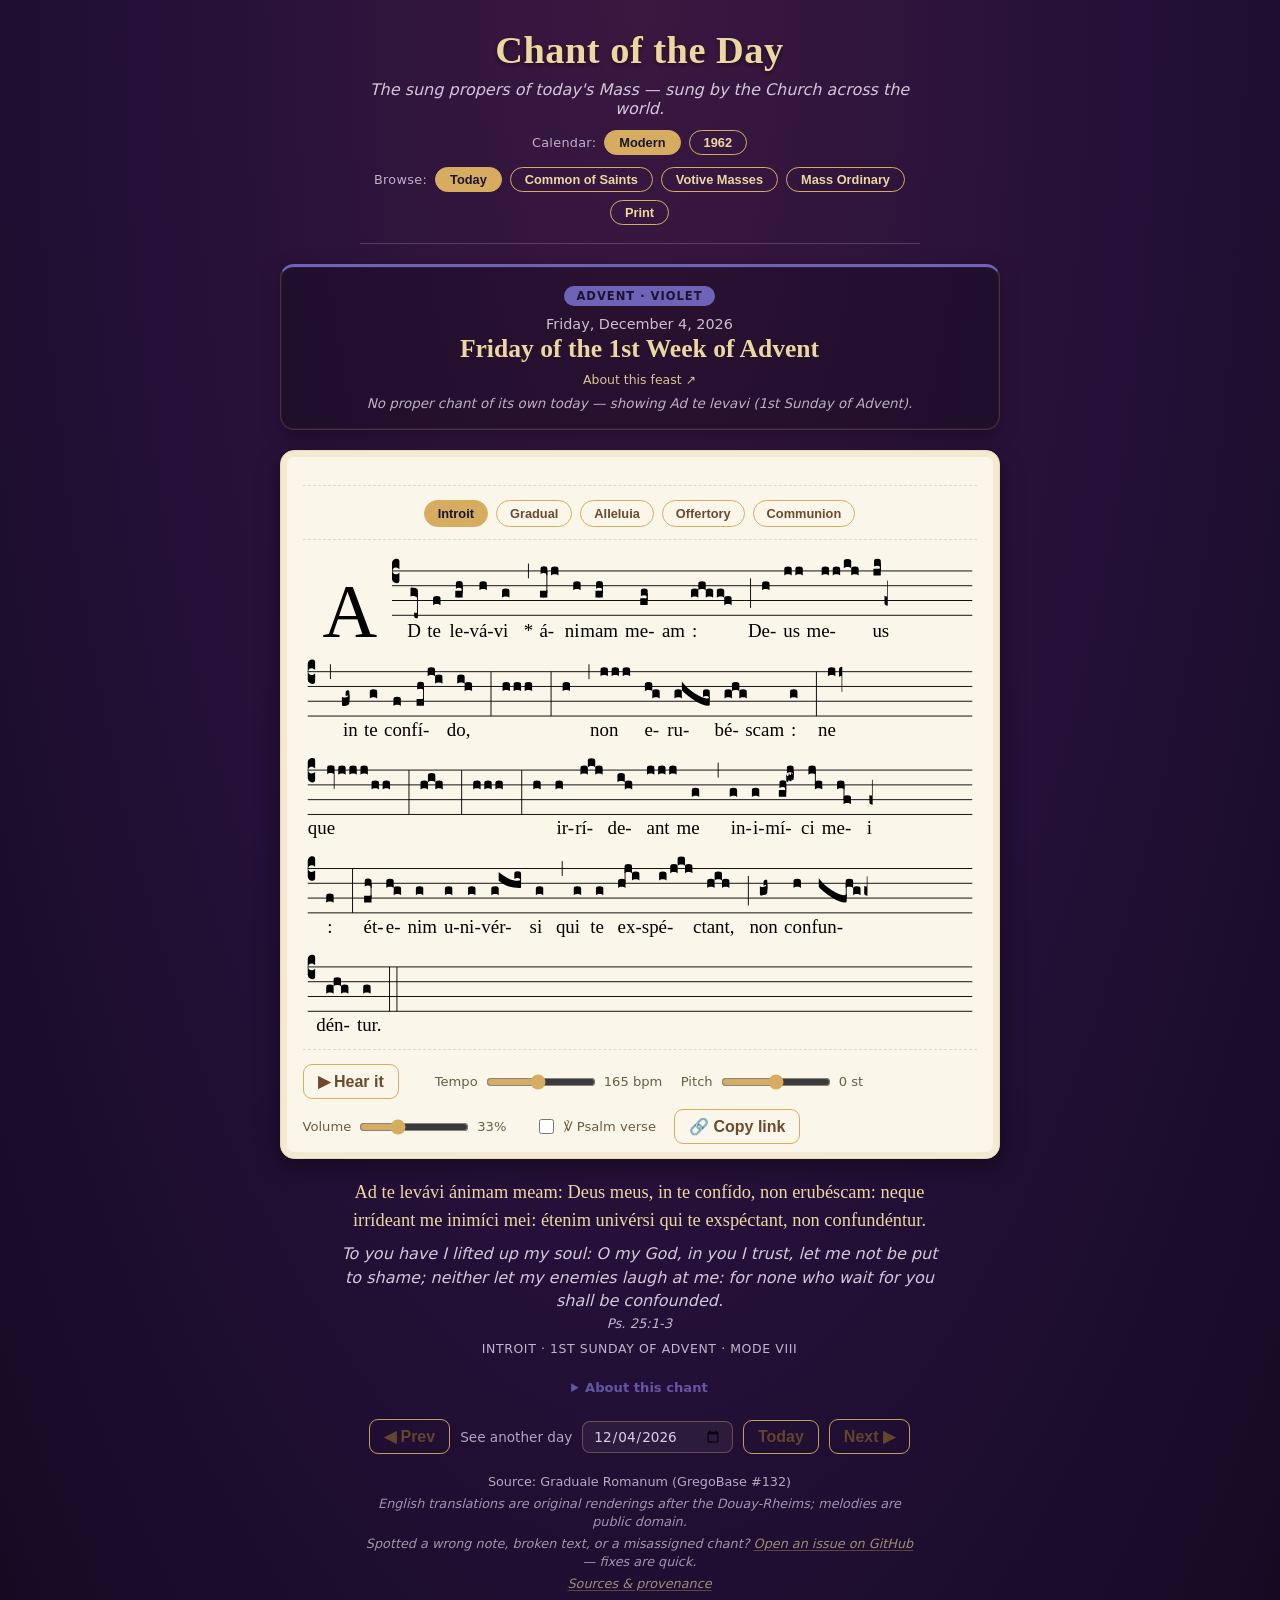
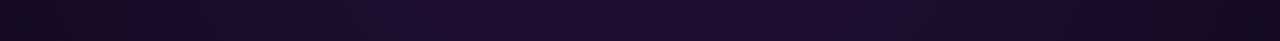
<file: index.html>
<!DOCTYPE html>
<html lang="en">
<head>
  <meta charset="UTF-8" />
  <meta name="viewport" content="width=device-width, initial-scale=1.0" />
  <meta name="description" content="The sung propers of today's Mass — Introit, Gradual, Alleluia, Offertory, Communion — in square-note notation with playback, for the modern and 1962 calendars." />
  <title>Chant of the Day</title>
  <link rel="stylesheet" href="styles.css" />
</head>
<body>
  <main class="console">
    <header class="masthead">
      <h1>Chant of the Day</h1>
      <p class="subtitle">The sung propers of today's Mass &mdash; sung by the Church across the world.</p>
      <div id="calendar-version" class="calendar-version" role="group" aria-label="Choose the liturgical calendar">
        <span class="calendar-version-label">Calendar:</span>
        <button type="button" data-version="modern" class="active">Modern</button>
        <button type="button" data-version="1962">1962</button>
      </div>
      <div id="mode-toggle" class="calendar-version" role="group" aria-label="Choose a browsing mode">
        <span class="calendar-version-label">Browse:</span>
        <button type="button" data-mode="calendar" class="active">Today</button>
        <button type="button" data-mode="commons">Common of Saints</button>
        <button type="button" data-mode="votive">Votive Masses</button>
        <button type="button" data-mode="ordinary">Mass Ordinary</button>
        <button type="button" data-mode="print">Print</button>
      </div>
    </header>

    <section class="day-card" id="day-card" aria-label="Today in the liturgical calendar">
      <span class="season-pill" id="season-pill"></span>
      <p class="day-date" id="day-date"></p>
      <h2 class="day-title" id="day-title"></h2>
      <a class="day-link" id="day-link" href="#" target="_blank" rel="noopener" hidden>About this feast &#8599;</a>
      <div class="day-sermons" id="day-sermons" hidden>
        <p class="day-sermons-label" id="day-sermons-label">Sermons for this day</p>
        <ul class="day-sermons-list" id="day-sermons-list" aria-labelledby="day-sermons-label"></ul>
      </div>
      <p class="fallback-note" id="fallback-note" hidden></p>
    </section>

    <section class="day-card commons-picker" id="commons-picker" aria-label="Browse the Common of Saints" hidden>
      <span class="season-pill">Common of Saints</span>
      <label class="commons-label" for="commons-select">Choose a Common:</label>
      <select id="commons-select" class="commons-select"></select>
    </section>

    <section class="day-card commons-picker" id="votive-picker" aria-label="Browse Votive Masses" hidden>
      <span class="season-pill">Votive Masses</span>
      <label class="commons-label" for="votive-select">Choose a Mass:</label>
      <select id="votive-select" class="commons-select"></select>
    </section>

    <section class="day-card commons-picker" id="ordinary-picker" aria-label="Browse the Mass Ordinary" hidden>
      <span class="season-pill">Mass Ordinary</span>
      <label class="commons-label" for="ordinary-select">Choose a setting:</label>
      <select id="ordinary-select" class="commons-select"></select>
    </section>

    <section class="score-card">
      <div id="mass-options" class="mass-options" role="group" aria-label="Choose which Mass to show" hidden></div>
      <div id="propers-tabs" class="propers-tabs" role="group" aria-label="Choose which proper to show" hidden></div>
      <div id="score" class="score" aria-label="Square-note notation for today's chant"></div>
      <div class="score-tools">
        <button type="button" id="play-btn" class="ghost">▶ Hear it</button>
        <span id="play-note" class="play-note"></span>
        <label class="tempo-control" for="tempo-slider">
          Tempo
          <input type="range" id="tempo-slider" min="80" max="260" step="5" aria-label="Playback tempo in beats per minute" />
          <span id="tempo-value"></span>
        </label>
        <label class="tempo-control" for="pitch-slider">
          Pitch
          <input type="range" id="pitch-slider" min="-12" max="12" step="1" aria-label="Playback pitch transposition in semitones" />
          <span id="pitch-value"></span>
        </label>
        <label class="tempo-control" for="volume-slider">
          Volume
          <input type="range" id="volume-slider" min="0" max="100" step="1" aria-label="Playback volume percentage" />
          <span id="volume-value"></span>
        </label>
        <label class="tempo-control verse-toggle-control" for="verse-toggle">
          <input type="checkbox" id="verse-toggle" aria-label="Include the psalm verse and Gloria Patri, sung after the antiphon" />
          ℣ Psalm verse
        </label>
        <button type="button" id="share-btn" class="ghost">🔗 Copy link</button>
        <span id="share-note" class="play-note" aria-live="polite"></span>
      </div>
    </section>

    <section class="introit-text" aria-label="The introit text">
      <p class="introit-latin" id="introit-latin"></p>
      <p class="introit-translation" id="introit-translation"></p>
      <div class="sequence-stanzas" id="sequence-stanzas" hidden></div>
      <div class="verse-block" id="verse-block" hidden>
        <p class="verse-label">℣ Psalm verse</p>
        <p class="introit-latin" id="verse-latin"></p>
        <p class="introit-translation" id="verse-translation"></p>
        <p class="verse-label" id="gloria-patri-label" hidden>Glória Patri</p>
        <p class="introit-latin" id="gloria-patri-latin"></p>
        <p class="introit-translation" id="gloria-patri-translation"></p>
      </div>
      <p class="introit-reference" id="introit-reference"></p>
      <p class="introit-mode" id="introit-mode"></p>
    </section>

    <section class="about-chant" id="about-chant-section" hidden>
      <details>
        <summary>About this chant</summary>
        <p class="about-chant-mode" id="about-chant-mode"></p>
        <p class="about-chant-blurb" id="about-chant-blurb" hidden></p>
        <p class="about-chant-source" id="about-chant-source" hidden></p>
      </details>
    </section>

    <section class="orations" id="orations-section" hidden>
      <details>
        <summary>Orations (Collect, Secret, Postcommunion)</summary>
        <p class="orations-note" id="orations-note" hidden></p>
        <div class="oration-block">
          <h3>Collect</h3>
          <p class="oration-latin" id="collect-latin"></p>
          <p class="oration-translation" id="collect-translation"></p>
        </div>
        <div class="oration-block">
          <h3>Secret</h3>
          <p class="oration-latin" id="secret-latin"></p>
          <p class="oration-translation" id="secret-translation"></p>
        </div>
        <div class="oration-block">
          <h3>Postcommunion</h3>
          <p class="oration-latin" id="postcommunion-latin"></p>
          <p class="oration-translation" id="postcommunion-translation"></p>
        </div>
      </details>
    </section>

    <section class="print-view" id="print-view" hidden>
      <div class="print-controls no-print" role="group" aria-label="Print options">
        <div class="print-scope calendar-version" role="group" aria-label="What to print">
          <span class="calendar-version-label">Print:</span>
          <button type="button" data-scope="chant" class="active">This chant only</button>
          <button type="button" data-scope="mass">Whole Mass</button>
        </div>
        <button type="button" id="print-btn" class="ghost">🖨 Print</button>
      </div>
      <div class="print-sheet" id="print-sheet"></div>
    </section>

    <section class="jump" id="jump-section" aria-label="Look up another day">
      <button type="button" id="prev-btn" class="ghost" aria-label="Previous day">◀ Prev</button>
      <label for="date-input">See another day</label>
      <input type="date" id="date-input" />
      <button type="button" id="today-btn" class="ghost">Today</button>
      <button type="button" id="next-btn" class="ghost" aria-label="Next day">Next ▶</button>
    </section>

    <footer class="footnotes">
      <p class="source-note" id="source-note"></p>
      <p class="draft-note">English translations are original renderings after the Douay-Rheims; melodies are public domain.</p>
      <p class="draft-note no-print">Spotted a wrong note, broken text, or a misassigned chant? <a href="https://github.com/financeprofessormckee/Chant-Of-The-Day/issues" target="_blank" rel="noopener">Open an issue on GitHub</a> &mdash; fixes are quick.</p>
      <p class="draft-note no-print"><a href="sources.html">Sources & provenance</a></p>
    </footer>
  </main>

  <script src="vendor/exsurge.min.js"></script>
  <script src="chant-render.js"></script>
  <script src="calendar.js"></script>
  <script src="calendar-1962.js"></script>
  <script src="data/introits.js"></script>
  <script src="data/introits-1962.js"></script>
  <script src="data/propers.js"></script>
  <script src="data/propers-1962.js"></script>
  <script src="data/orations-1962.js"></script>
  <script src="data/common-introits.js"></script>
  <script src="data/common-propers.js"></script>
  <script src="data/ordinary.js"></script>
  <script src="playback.js"></script>
  <script src="vendor/calendar-core.js"></script>
  <script src="app.js"></script>
</body>
</html>
</file>
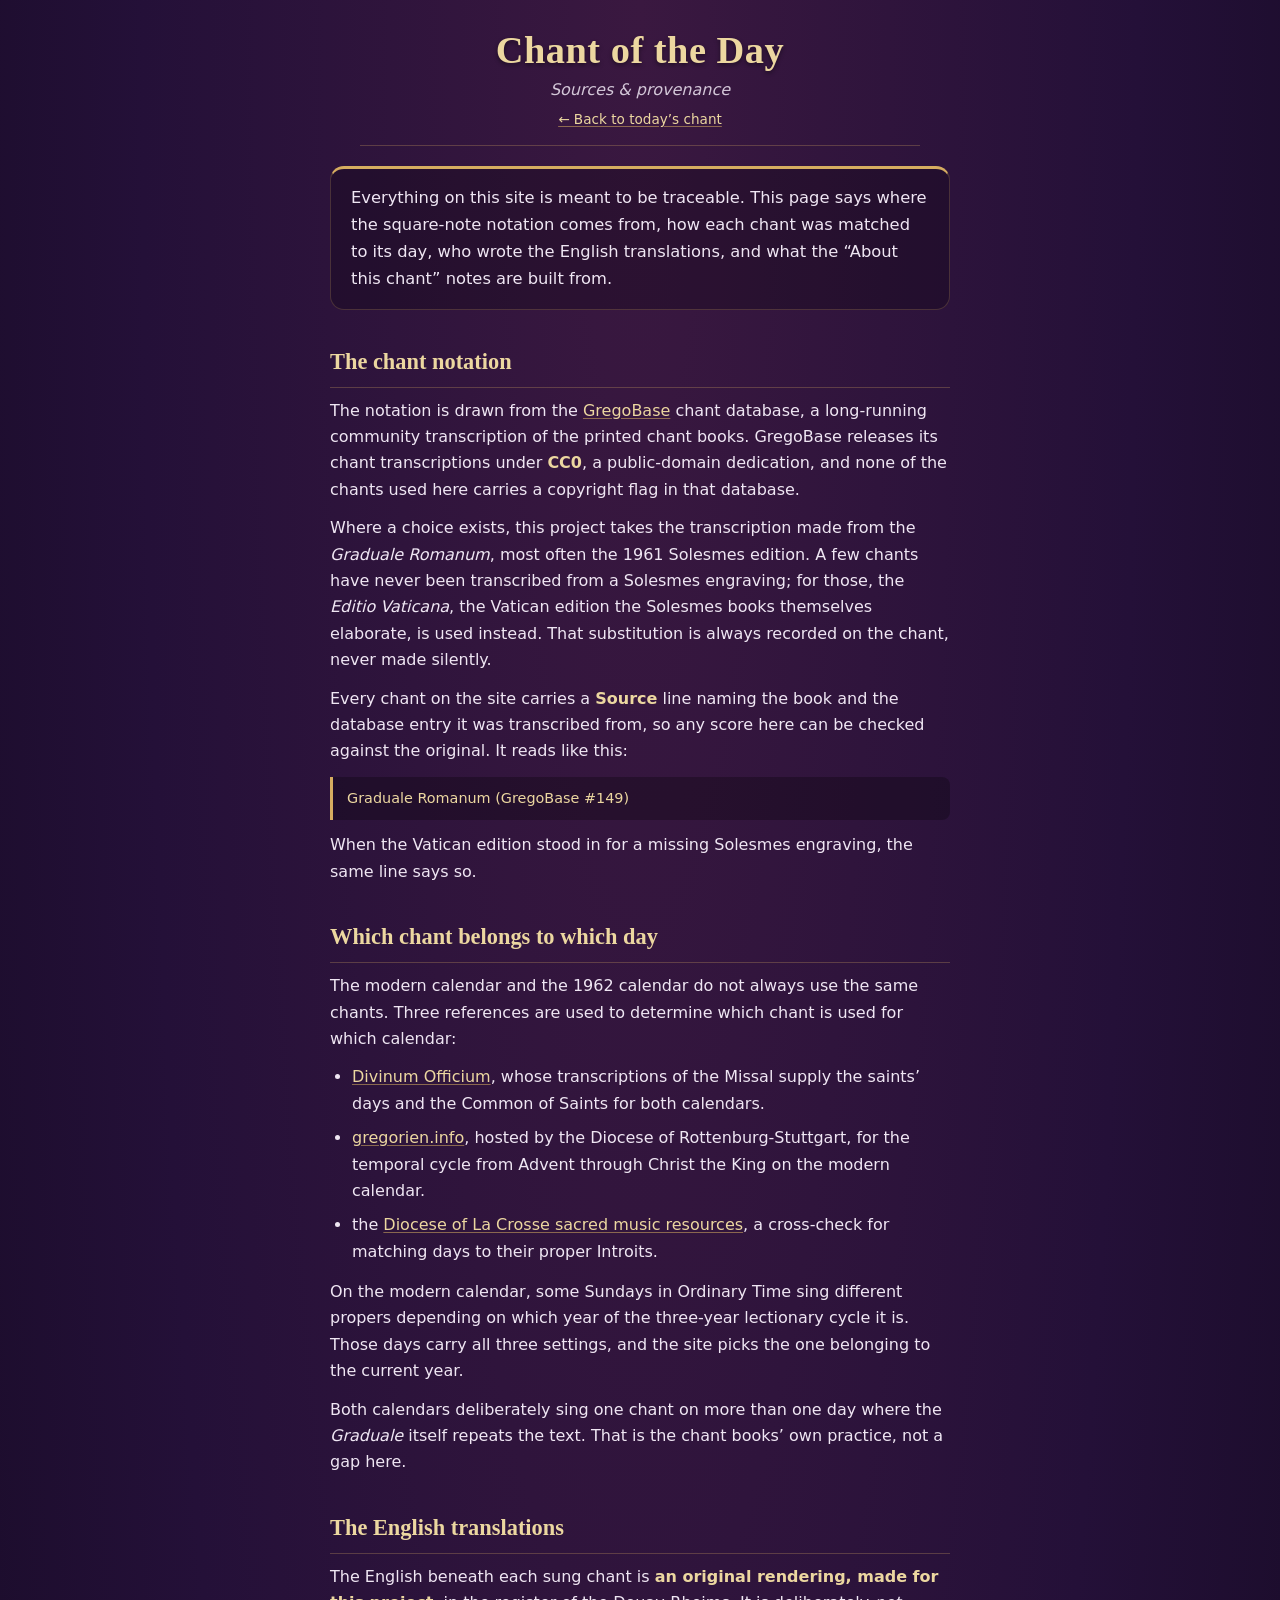
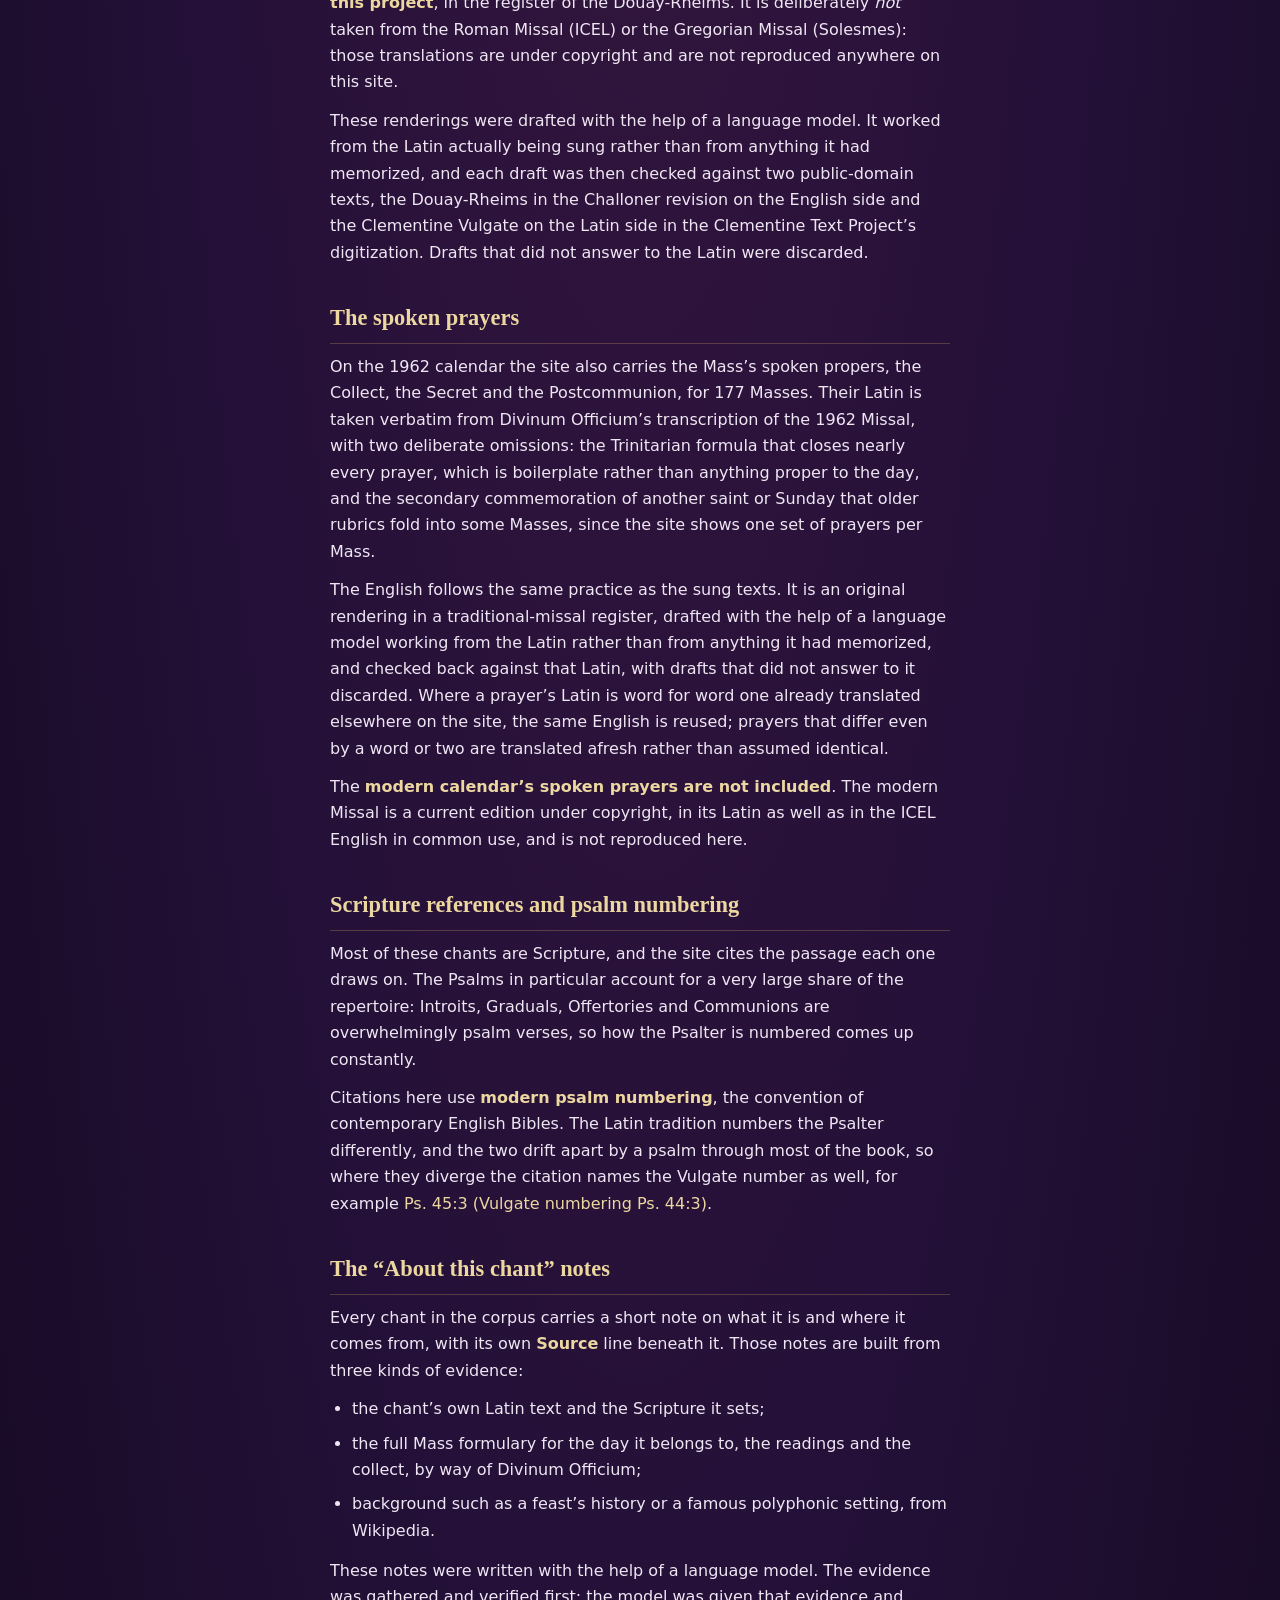
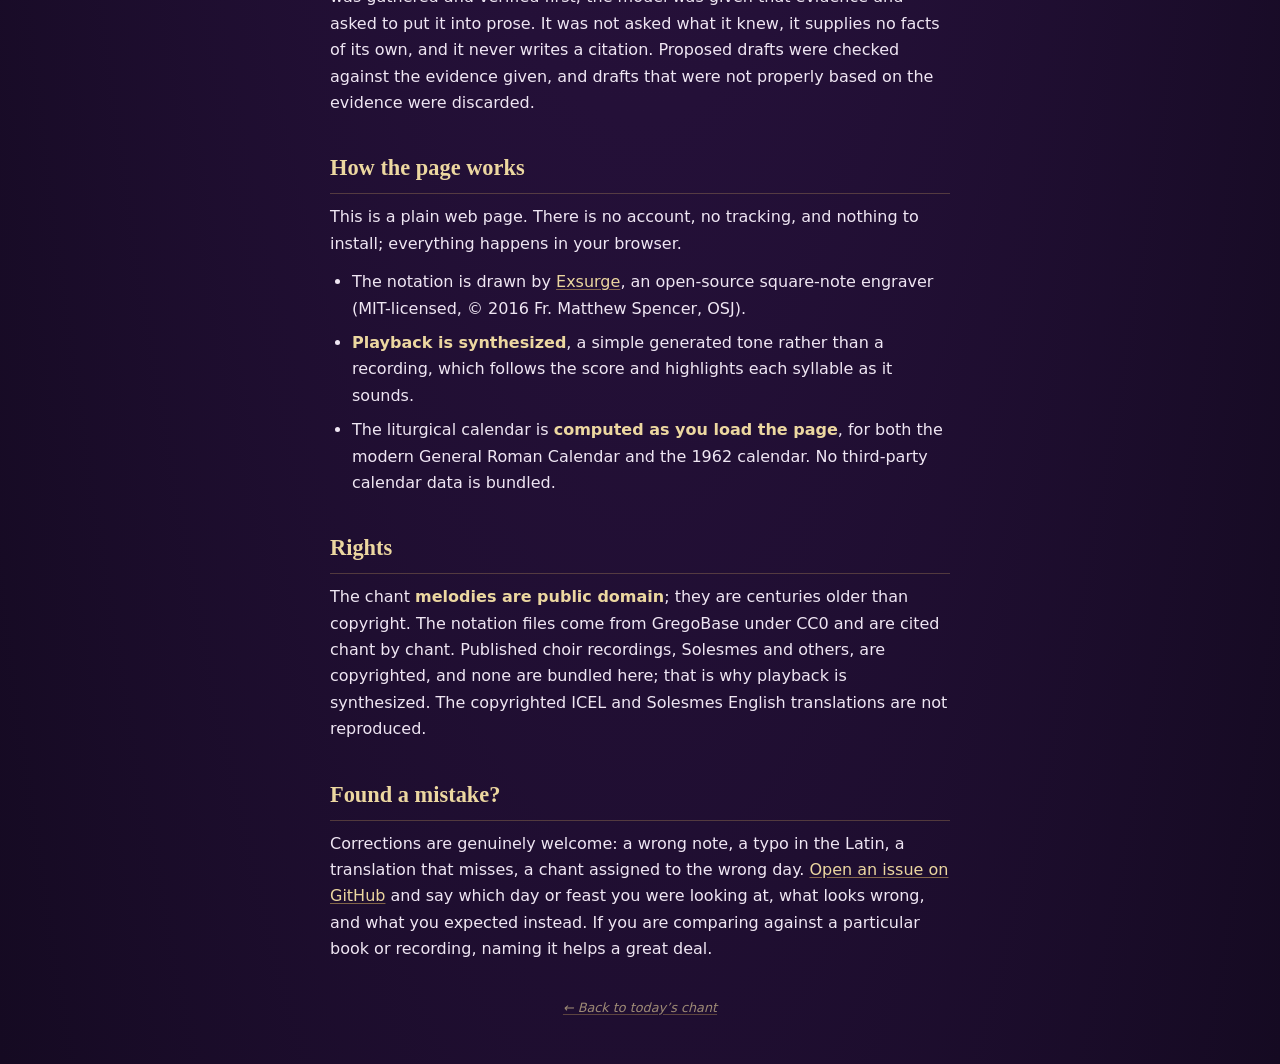
<file: sources.html>
<!DOCTYPE html>
<html lang="en">
<head>
  <meta charset="UTF-8" />
  <meta name="viewport" content="width=device-width, initial-scale=1.0" />
  <meta name="description" content="Where the chant notation, the day-by-day assignments, the English translations, and the background notes on Chant of the Day come from." />
  <title>Sources &middot; Chant of the Day</title>
  <link rel="stylesheet" href="styles.css" />
</head>
<body>
  <main class="console">
    <header class="masthead">
      <h1>Chant of the Day</h1>
      <p class="subtitle">Sources &amp; provenance</p>
      <p class="back-link"><a href="index.html">&larr; Back to today&rsquo;s chant</a></p>
    </header>

    <article class="prose">
      <p class="prose-lede">
        Everything on this site is meant to be traceable. This page says where the
        square-note notation comes from, how each chant was matched to its day, who
        wrote the English translations, and what the &ldquo;About this chant&rdquo;
        notes are built from.
      </p>

      <h2>The chant notation</h2>
      <p>
        The notation is drawn from the
        <a href="https://gregobase.selapa.net/" target="_blank" rel="noopener">GregoBase</a>
        chant database, a long-running community transcription of the printed chant
        books. GregoBase releases its chant transcriptions under <strong>CC0</strong>,
        a public-domain dedication, and none of the chants used here carries a
        copyright flag in that database.
      </p>
      <p>
        Where a choice exists, this project takes the transcription made from the
        <em>Graduale Romanum</em>, most often the 1961 Solesmes edition. A few chants
        have never been transcribed from a Solesmes engraving; for those, the
        <em>Editio Vaticana</em>, the Vatican edition the Solesmes books themselves
        elaborate, is used instead. That substitution is always recorded on the chant,
        never made silently.
      </p>
      <p>
        Every chant on the site carries a <strong>Source</strong> line naming the book
        and the database entry it was transcribed from, so any score here can be
        checked against the original. It reads like this:
      </p>
      <p class="prose-example">Graduale Romanum (GregoBase #149)</p>
      <p>
        When the Vatican edition stood in for a missing Solesmes engraving, the same
        line says so.
      </p>

      <h2>Which chant belongs to which day</h2>
      <p>
        The modern calendar and the 1962 calendar do not always use the same chants.
        Three references are used to determine which chant is used for which calendar:
      </p>
      <ul>
        <li>
          <a href="https://www.divinumofficium.com/" target="_blank" rel="noopener">Divinum Officium</a>,
          whose transcriptions of the Missal supply the saints&rsquo; days and the
          Common of Saints for both calendars.
        </li>
        <li>
          <a href="https://gregorien.info/" target="_blank" rel="noopener">gregorien.info</a>,
          hosted by the Diocese of Rottenburg-Stuttgart, for the temporal cycle from
          Advent through Christ the King on the modern calendar.
        </li>
        <li>
          the <a href="https://diolc.org/sacredworship/sacred-music/" target="_blank" rel="noopener">Diocese of La Crosse sacred music resources</a>,
          a cross-check for matching days to their proper Introits.
        </li>
      </ul>
      <p>
        On the modern calendar, some Sundays in Ordinary Time sing different propers
        depending on which year of the three-year lectionary cycle it is. Those days
        carry all three settings, and the site picks the one belonging to the current
        year.
      </p>
      <p>
        Both calendars deliberately sing one chant on more than one day where the
        <em>Graduale</em> itself repeats the text. That is the chant books&rsquo; own
        practice, not a gap here.
      </p>

      <h2>The English translations</h2>
      <p>
        The English beneath each sung chant is
        <strong>an original rendering, made for this project</strong>, in the register
        of the Douay-Rheims. It is deliberately <em>not</em> taken from the Roman Missal
        (ICEL) or the Gregorian Missal (Solesmes): those translations are under
        copyright and are not reproduced anywhere on this site.
      </p>
      <p>
        These renderings were drafted with the help of a language model. It worked from
        the Latin actually being sung rather than from anything it had memorized, and
        each draft was then checked against two public-domain texts, the Douay-Rheims
        in the Challoner revision on the English side and the Clementine Vulgate on the
        Latin side in the Clementine Text Project&rsquo;s digitization. Drafts that did
        not answer to the Latin were discarded.
      </p>

      <h2>The spoken prayers</h2>
      <p>
        On the 1962 calendar the site also carries the Mass&rsquo;s spoken propers, the
        Collect, the Secret and the Postcommunion, for 177 Masses. Their Latin is taken
        verbatim from Divinum Officium&rsquo;s transcription of the 1962 Missal, with
        two deliberate omissions: the Trinitarian formula that closes nearly every
        prayer, which is boilerplate rather than anything proper to the day, and the
        secondary commemoration of another saint or Sunday that older rubrics fold into
        some Masses, since the site shows one set of prayers per Mass.
      </p>
      <p>
        The English follows the same practice as the sung texts. It is an original
        rendering in a traditional-missal register, drafted with the help of a language
        model working from the Latin rather than from anything it had memorized, and
        checked back against that Latin, with drafts that did not answer to it
        discarded. Where a prayer&rsquo;s Latin is word for word one already translated
        elsewhere on the site, the same English is reused; prayers that differ even by a
        word or two are translated afresh rather than assumed identical.
      </p>
      <p>
        The <strong>modern calendar&rsquo;s spoken prayers are not included</strong>.
        The modern Missal is a current edition under copyright, in its Latin as well as
        in the ICEL English in common use, and is not reproduced here.
      </p>

      <h2>Scripture references and psalm numbering</h2>
      <p>
        Most of these chants are Scripture, and the site cites the passage each one
        draws on. The Psalms in particular account for a very large share of the
        repertoire: Introits, Graduals, Offertories and Communions are overwhelmingly
        psalm verses, so how the Psalter is numbered comes up constantly.
      </p>
      <p>
        Citations here use <strong>modern psalm numbering</strong>, the convention of
        contemporary English Bibles. The Latin tradition numbers the Psalter
        differently, and the two drift apart by a psalm through most of the book, so
        where they diverge the citation names the Vulgate number as well, for example
        <span class="prose-inline-example">Ps. 45:3 (Vulgate numbering Ps. 44:3)</span>.
      </p>

      <h2>The &ldquo;About this chant&rdquo; notes</h2>
      <p>
        Every chant in the corpus carries a short note on what it is and where it comes
        from, with its own <strong>Source</strong> line beneath it. Those notes are
        built from three kinds of evidence:
      </p>
      <ul>
        <li>the chant&rsquo;s own Latin text and the Scripture it sets;</li>
        <li>
          the full Mass formulary for the day it belongs to, the readings and the
          collect, by way of Divinum Officium;
        </li>
        <li>
          background such as a feast&rsquo;s history or a famous polyphonic setting, from
          Wikipedia.
        </li>
      </ul>
      <p>
        These notes were written with the help of a language model. The evidence was
        gathered and verified first; the model was given that evidence and asked to put
        it into prose. It was not asked what it knew, it supplies no facts of its own,
        and it never writes a citation. Proposed drafts were checked against the
        evidence given, and drafts that were not properly based on the evidence were
        discarded.
      </p>

      <h2>How the page works</h2>
      <p>
        This is a plain web page. There is no account, no tracking, and nothing to
        install; everything happens in your browser.
      </p>
      <ul>
        <li>
          The notation is drawn by
          <a href="https://github.com/frmatthew/exsurge" target="_blank" rel="noopener">Exsurge</a>,
          an open-source square-note engraver (MIT-licensed, &copy; 2016 Fr. Matthew
          Spencer, OSJ).
        </li>
        <li>
          <strong>Playback is synthesized</strong>, a simple generated tone rather than
          a recording, which follows the score and highlights each syllable as it
          sounds.
        </li>
        <li>
          The liturgical calendar is <strong>computed as you load the page</strong>,
          for both the modern General Roman Calendar and the 1962 calendar. No
          third-party calendar data is bundled.
        </li>
      </ul>

      <h2>Rights</h2>
      <p>
        The chant <strong>melodies are public domain</strong>; they are centuries older
        than copyright. The notation files come from GregoBase under CC0 and are cited
        chant by chant. Published choir recordings, Solesmes and others, are
        copyrighted, and none are bundled here; that is why playback is synthesized.
        The copyrighted ICEL and Solesmes English translations are not reproduced.
      </p>

      <h2>Found a mistake?</h2>
      <p>
        Corrections are genuinely welcome: a wrong note, a typo in the Latin, a
        translation that misses, a chant assigned to the wrong day.
        <a href="https://github.com/financeprofessormckee/Chant-Of-The-Day/issues" target="_blank" rel="noopener">Open an issue on GitHub</a>
        and say which day or feast you were looking at, what looks wrong, and what you
        expected instead. If you are comparing against a particular book or recording,
        naming it helps a great deal.
      </p>
    </article>

    <footer class="footnotes">
      <p class="draft-note"><a href="index.html">&larr; Back to today&rsquo;s chant</a></p>
    </footer>
  </main>
</body>
</html>
</file>
<file: styles.css>
:root {
  --ground-dark: #150a22;
  --ground: #241038;
  --aubergine: #3a1840;
  --gold: #d6ad60;
  --gold-soft: #ecd7a0;
  --parchment: #fbf6ea;
  --ink: #1c1a17;
  --cream-edge: #e4d8bd;
  --text: #efe6f3;

  /* Liturgical-season accent, set per day by app.js (defaults to gold). */
  --accent: var(--gold);
}

/* Season accents keyed off a class on <body> (set by app.js). */
body.season-advent   { --accent: #6f63b8; }   /* violet */
body.season-christmas{ --accent: #e6cf8f; }   /* white/gold */
body.season-lent     { --accent: #6f63b8; }   /* violet */
body.season-easter   { --accent: #e6cf8f; }   /* white/gold */
body.season-ordinary { --accent: #6cae84; }   /* green */
body.color-rose      { --accent: #d98ca6; }   /* Gaudete / Laetare */
body.color-red       { --accent: #cf6b5c; }   /* Pentecost, martyrs */
body.color-black     { --accent: #b9a98c; }   /* Requiem */
body.color-white     { --accent: #e6cf8f; }   /* Solemnities & feasts */
body.color-violet    { --accent: #6f63b8; }   /* Ash Wednesday & penitential ferias */

* { box-sizing: border-box; }

html, body { margin: 0; min-height: 100%; }

/* Links live on the dark page (footnotes, "About this feast"). The browser
   default blue is near-invisible on the aubergine ground, so anchor text uses
   the warm gold-soft and brightens to full gold on hover/focus. */
a {
  color: var(--gold-soft);
  text-decoration: underline;
  text-decoration-color: rgba(214, 173, 96, 0.55);
  text-underline-offset: 2px;
}
a:hover, a:focus-visible { color: var(--gold); text-decoration-color: var(--gold); }

body {
  font-family: "Segoe UI", system-ui, -apple-system, sans-serif;
  color: var(--text);
  background:
    radial-gradient(ellipse at 50% 0%, var(--aubergine), var(--ground) 55%, var(--ground-dark) 100%);
  display: flex;
  justify-content: center;
  padding: 28px 16px 48px;
}

.console {
  width: 100%;
  max-width: 720px;
  display: flex;
  flex-direction: column;
  align-items: center;
  gap: 20px;
}

/* ---- Masthead ---- */
.masthead {
  text-align: center;
  width: 100%;
  max-width: 560px;
  padding-bottom: 18px;
  border-bottom: 1px solid rgba(214, 173, 96, 0.28);
}
.masthead h1 {
  margin: 0;
  font-family: Georgia, "Times New Roman", serif;
  font-size: clamp(1.6rem, 5vw, 2.4rem);
  letter-spacing: 0.5px;
  color: var(--gold-soft);
  text-shadow: 0 2px 4px rgba(0, 0, 0, 0.45);
}
.subtitle { margin: 8px 0 0; opacity: 0.85; font-style: italic; }

/* ---- Calendar version toggle (in the masthead, on the dark page) ---- */
.calendar-version:not([hidden]) {
  display: flex;
  gap: 8px;
  align-items: center;
  justify-content: center;
  flex-wrap: wrap;
  margin-top: 12px;
}
.calendar-version-label { font-size: 0.8rem; opacity: 0.75; letter-spacing: 0.3px; }
.calendar-version button {
  font-size: 0.8rem;
  font-weight: 600;
  padding: 4px 14px;
  border-radius: 999px;
  background: transparent;
  color: var(--gold-soft);
  border: 1.5px solid var(--gold);
}
.calendar-version button:hover { background: rgba(214, 173, 96, 0.18); }
.calendar-version button.active { background: var(--gold); color: #1c1430; }

/* ---- Day card ---- */
.day-card {
  width: 100%;
  text-align: center;
  padding: 18px 22px;
  border-radius: 14px;
  background: rgba(0, 0, 0, 0.22);
  border: 1px solid rgba(214, 173, 96, 0.22);
  border-top: 3px solid var(--accent);
  box-shadow: 0 6px 20px rgba(0, 0, 0, 0.28), inset 0 0 0 1px rgba(214, 173, 96, 0.08);
}
.season-pill {
  display: inline-block;
  font-size: 0.72rem;
  text-transform: uppercase;
  letter-spacing: 1px;
  padding: 3px 12px;
  border-radius: 999px;
  background: var(--accent);
  color: #1c1430;
  font-weight: 700;
}
.day-date { margin: 10px 0 2px; font-size: 0.9rem; opacity: 0.82; }
.day-title {
  margin: 2px 0 0;
  font-family: Georgia, "Times New Roman", serif;
  font-size: clamp(1.2rem, 3.6vw, 1.6rem);
  color: var(--gold-soft);
}
.day-link {
  display: inline-block;
  margin: 8px 0 0;
  font-size: 0.78rem;
  color: var(--gold-soft);
  opacity: 0.9;
  text-decoration: none;
  border-bottom: 1px solid transparent;
}
.day-link:hover, .day-link:focus-visible {
  color: var(--gold-soft);
  opacity: 1;
  border-bottom-color: var(--accent);
}
.day-sermons { margin: 12px auto 0; max-width: 42rem; }
.day-sermons-label {
  margin: 0;
  font-size: 0.72rem;
  letter-spacing: 1px;
  text-transform: uppercase;
  opacity: 0.8;
}
.day-sermons-list { margin: 4px 0 0; padding: 0; list-style: none; }
.day-sermons-list li { margin: 2px 0; }
.day-sermons-list a {
  display: inline-block;
  padding: 3px 0;
  font-size: 0.86rem;
  line-height: 1.35;
  color: var(--gold-soft);
  overflow-wrap: anywhere;
  text-underline-offset: 2px;
}
.fallback-note { margin: 8px 0 0; font-size: 0.84rem; font-style: italic; opacity: 0.75; }

/* ---- Common of Saints picker (reuses .day-card panel styling) ---- */
.commons-picker:not([hidden]) { display: flex; flex-direction: column; align-items: center; gap: 6px; }
.commons-label { margin: 8px 0 0; font-size: 0.85rem; opacity: 0.82; }
.commons-select {
  font: inherit;
  font-size: 0.95rem;
  padding: 6px 10px;
  border-radius: 8px;
  border: 1.5px solid rgba(214, 173, 96, 0.4);
  background: rgba(255, 255, 255, 0.06);
  color: var(--text);
  max-width: 100%;
}

/* ---- Score card (cream parchment panel for the notation) ---- */
.score-card {
  width: 100%;
  background: var(--parchment);
  border: 1px solid var(--cream-edge);
  border-radius: 14px;
  box-shadow: 0 8px 24px rgba(0, 0, 0, 0.4), inset 0 0 0 6px rgba(214, 173, 96, 0.18);
  padding: 22px 22px 14px;
}
.score {
  width: 100%;
  min-height: 120px;
  display: flex;
  align-items: center;
  justify-content: center;
  color: var(--ink);
}
/* Exsurge renders dark-ink SVG square notes; keep it fluid on narrow screens. */
.score svg { max-width: 100%; height: auto; }

/* Follow-along highlight: playback.js adds .chant-active to the notation group that
   is sounding. Each Exsurge notation group holds both the note glyph(s) and the
   lyric <text>, so tinting the group lights the note and its syllable together in
   the season's accent colour, with a soft glow. A short transition makes the
   highlight sweep from note to note rather than blink. */
.score .ChantNotationElement.chant-active use,
.score .ChantNotationElement.chant-active path,
.score .ChantNotationElement.chant-active rect,
.score .ChantNotationElement.chant-active text {
  fill: var(--accent);
}
.score .ChantNotationElement.chant-active {
  filter: drop-shadow(0 0 2px var(--accent));
}
.score .ChantNotationElement use,
.score .ChantNotationElement text,
.score .ChantNotationElement rect {
  transition: fill 90ms linear, opacity 90ms linear;
}

/* Multi-note neume: dim the whole syllable (glyphs + lyric), then pick out the exact
   sounding note at full strength — playback.js's highlight() applies this split
   instead of plain .chant-active whenever a neume's glyph count lines up 1:1 with
   its note count (buildSteps' noteGlyphs), falling back to .chant-active above
   otherwise. */
.score .ChantNotationElement.chant-active-syllable use,
.score .ChantNotationElement.chant-active-syllable path,
.score .ChantNotationElement.chant-active-syllable rect,
.score .ChantNotationElement.chant-active-syllable text {
  fill: var(--accent);
  opacity: 0.5;
}
.score .ChantNotationElement.chant-active-syllable use.chant-note-active {
  opacity: 1;
  filter: drop-shadow(0 0 2px var(--accent));
}

/* Click-to-seek (playback.js wireClicks): every clickable notation group gets a
   pointer cursor so tapping a word/note to start playback there is discoverable. */
.score .ChantNotationElement.chant-clickable {
  cursor: pointer;
}

.score-tools {
  display: flex;
  align-items: center;
  flex-wrap: wrap;
  gap: 10px 18px;
  margin-top: 10px;
  padding-top: 14px;
  border-top: 1px dashed var(--cream-edge);
}
.play-note { font-size: 0.82rem; color: #6b5d44; }

.tempo-control {
  display: inline-flex;
  align-items: center;
  gap: 6px;
  font-size: 0.82rem;
  color: #6b5d44;
}
.tempo-control input[type="range"] {
  accent-color: var(--gold);
  width: 110px;
}
.tempo-control #tempo-value { min-width: 4.5em; }
.tempo-control #pitch-value { min-width: 3.5em; }
.tempo-control #volume-value { min-width: 3em; }
.verse-toggle-control {
  cursor: pointer;
  gap: 7px;
}
.verse-toggle-control input[type="checkbox"] {
  accent-color: var(--gold);
  width: 15px;
  height: 15px;
}

/* ---- Same-day Mass / option selector (e.g. Christmas Midnight/Dawn/Day) ---- */
.mass-options {
  display: flex;
  gap: 8px;
  justify-content: center;
  flex-wrap: wrap;
  margin-bottom: 14px;
  padding-bottom: 12px;
  border-bottom: 1px dashed var(--cream-edge);
}
.mass-options button {
  font-size: 0.8rem;
  font-weight: 600;
  padding: 5px 13px;
  border-radius: 999px;
  background: transparent;
  color: #6b4a2e;
  border: 1.5px solid var(--gold);
}
.mass-options button:hover { background: rgba(214, 173, 96, 0.18); }
.mass-options button.active { background: var(--gold); color: #1c1430; }

/* ---- Proper selector (Introit / Gradual / Alleluia|Tract / Offertory / Communion) ---- */
.propers-tabs {
  display: flex;
  gap: 8px;
  justify-content: center;
  flex-wrap: wrap;
  margin-bottom: 14px;
  padding-bottom: 12px;
  border-bottom: 1px dashed var(--cream-edge);
}
.propers-tabs button {
  font-size: 0.8rem;
  font-weight: 600;
  padding: 5px 13px;
  border-radius: 999px;
  background: transparent;
  color: #6b4a2e;
  border: 1.5px solid var(--gold);
}
.propers-tabs button:hover { background: rgba(214, 173, 96, 0.18); }
.propers-tabs button.active { background: var(--gold); color: #1c1430; }

/* ---- Buttons ---- */
button {
  font-size: 1rem;
  font-weight: 600;
  border: none;
  border-radius: 9px;
  cursor: pointer;
  transition: transform 0.05s ease, filter 0.15s ease, background 0.15s ease;
}
button:active { transform: translateY(1px); }

button.ghost {
  background: transparent;
  color: #6b4a2e;
  border: 1.5px solid var(--gold);
  padding: 7px 14px;
}
button.ghost:hover { background: rgba(214, 173, 96, 0.18); }
button.ghost:disabled { opacity: 0.5; cursor: default; }

/* ---- Introit text ---- */
.introit-text { width: 100%; text-align: center; max-width: 600px; }
.introit-latin {
  margin: 0;
  font-family: Georgia, "Times New Roman", serif;
  font-size: 1.15rem;
  line-height: 1.5;
  color: var(--gold-soft);
}
.introit-translation { margin: 8px 0 0; font-style: italic; opacity: 0.86; line-height: 1.45; }
.verse-block {
  margin-top: 14px;
  padding-top: 12px;
  border-top: 1px dashed var(--cream-edge);
}
.verse-label {
  margin: 0 0 4px;
  font-size: 0.72rem;
  text-transform: uppercase;
  letter-spacing: 0.6px;
  color: var(--gold-soft);
  opacity: 0.75;
}
.verse-block .introit-translation:last-child { margin-bottom: 0; }
.verse-block #gloria-patri-label { margin-top: 10px; }
.introit-reference { margin: 4px 0 0; font-size: 0.82rem; font-style: italic; opacity: 0.78; }
.introit-mode {
  margin: 10px 0 0;
  font-size: 0.78rem;
  text-transform: uppercase;
  letter-spacing: 0.6px;
  opacity: 0.78;
}

/* ---- Sequence stanzas (Stabat Mater, Dies irae, …) ----
   Strophic sequences render stanza-by-stanza (app.js renderSequenceStanzas)
   instead of as one run-on paragraph, so the text tracks the numbered stanzas
   in the notation above, hand-missal style. */
.sequence-stanzas:not([hidden]) {
  display: flex;
  flex-direction: column;
  gap: 16px;
  margin: 0 auto;
  max-width: 100%;
}
.sequence-stanza { margin: 0; }
.sequence-stanza-latin {
  margin: 0;
  font-family: Georgia, "Times New Roman", serif;
  font-size: 1.08rem;
  line-height: 1.45;
  color: var(--gold-soft);
}
.sequence-stanza-en {
  margin: 4px 0 0;
  font-style: italic;
  font-size: 0.92rem;
  line-height: 1.4;
  opacity: 0.82;
}

/* ---- About this chant (mode character, auto-derived; history/famous
   settings, hand-authored on a growing subset — see ROADMAP.md Phase 8) ---- */
.about-chant { width: 100%; max-width: 600px; text-align: center; }
.about-chant summary {
  cursor: pointer;
  font-size: 0.82rem;
  font-weight: 600;
  color: var(--accent);
  opacity: 0.85;
  padding: 4px 0;
}
.about-chant summary:hover { opacity: 1; }
.about-chant-mode { margin: 10px 0 0; font-size: 0.92rem; line-height: 1.5; opacity: 0.9; }
.about-chant-blurb { margin: 10px 0 0; font-size: 0.92rem; line-height: 1.5; opacity: 0.9; }
.about-chant-source { margin: 8px 0 0; font-size: 0.78rem; font-style: italic; opacity: 0.65; }

/* ---- Orations (Collect/Secret/Postcommunion, 1962 calendar only) ---- */
.orations { width: 100%; max-width: 600px; text-align: center; }
.orations summary {
  cursor: pointer;
  font-size: 0.82rem;
  font-weight: 600;
  color: var(--accent);
  opacity: 0.85;
  padding: 4px 0;
}
.orations summary:hover { opacity: 1; }
.orations-note { margin: 8px 0 0; font-size: 0.8rem; font-style: italic; opacity: 0.7; }
.oration-block { margin-top: 14px; }
.oration-block h3 {
  margin: 0 0 4px;
  font-size: 0.72rem;
  text-transform: uppercase;
  letter-spacing: 0.6px;
  color: var(--gold-soft);
  opacity: 0.75;
}
.oration-latin {
  margin: 0;
  font-family: Georgia, "Times New Roman", serif;
  font-size: 1rem;
  line-height: 1.5;
  color: var(--gold-soft);
}
.oration-translation { margin: 6px 0 0; font-size: 0.92rem; font-style: italic; opacity: 0.86; line-height: 1.45; }

/* ---- Jump-to-date ---- */
.jump:not([hidden]) {
  display: flex;
  align-items: center;
  gap: 10px;
  flex-wrap: wrap;
  justify-content: center;
  font-size: 0.85rem;
  opacity: 0.9;
}
.jump label { opacity: 0.78; }
.jump input[type="date"] {
  font: inherit;
  padding: 6px 10px;
  border-radius: 8px;
  border: 1.5px solid rgba(214, 173, 96, 0.4);
  background: rgba(255, 255, 255, 0.06);
  color: var(--text);
}

/* ---- Footnotes ---- */
.footnotes { width: 100%; text-align: center; }
.source-note, .draft-note { margin: 0 0 6px; font-size: 0.8rem; opacity: 0.72; }
.draft-note { font-style: italic; opacity: 0.62; max-width: 560px; margin: 4px auto 0; line-height: 1.4; }

/* ---- Sources page (sources.html) ----
   The console's children are centered for the single-chant layout; a page of
   running prose needs to be left-aligned and held to a readable measure
   instead. Everything below reuses the existing tokens, so the page sits on
   the same aubergine ground with the same gold hierarchy as index.html. */
.back-link { margin: 12px 0 0; font-size: 0.85rem; }
.prose {
  width: 100%;
  max-width: 620px;
  text-align: left;
  line-height: 1.65;
}
.prose-lede {
  font-size: 1.02rem;
  padding: 16px 20px;
  border-radius: 14px;
  background: rgba(0, 0, 0, 0.22);
  border: 1px solid rgba(214, 173, 96, 0.22);
  border-top: 3px solid var(--accent);
}
.prose h2 {
  font-family: Georgia, "Times New Roman", serif;
  font-size: clamp(1.15rem, 3.2vw, 1.4rem);
  color: var(--gold-soft);
  margin: 34px 0 10px;
  padding-bottom: 6px;
  border-bottom: 1px solid rgba(214, 173, 96, 0.28);
}
.prose p { margin: 0 0 12px; }
.prose ul { margin: 0 0 14px; padding-left: 22px; }
.prose li { margin-bottom: 8px; }
.prose strong { color: var(--gold-soft); }
/* A quoted Source line, shown the way it appears on a chant. */
.prose-example {
  font-family: "Segoe UI", system-ui, -apple-system, sans-serif;
  font-size: 0.9rem;
  color: var(--gold-soft);
  background: rgba(0, 0, 0, 0.28);
  border-left: 3px solid var(--accent);
  border-radius: 0 8px 8px 0;
  padding: 10px 14px;
  margin: 0 0 14px;
}
.prose-inline-example { color: var(--gold-soft); white-space: nowrap; }

@media (max-width: 480px) {
  .console { gap: 16px; }
  .prose-inline-example { white-space: normal; }
}

/* ---- Touch targets ----
   The pill buttons below are sized tightly for a mouse cursor (25-27px
   rendered height). On a touch device, bump their vertical padding to
   comfortably clear the ~44px tap-target guideline. Scoped to `pointer:
   coarse` (real touch hardware) rather than a viewport-width breakpoint, so
   a desktop window resized narrow doesn't get the wider padding too. */
@media (pointer: coarse) {
  .calendar-version button {
    padding: 11px 14px;
  }
  .mass-options button,
  .propers-tabs button {
    padding: 12px 13px;
  }
}

/* In Print mode the live console collapses to just the masthead + mode toggle
   (so the user can leave) and the print preview. The content sections stay in
   the DOM (state preserved) but are hidden on screen. */
body.print-mode #calendar-version,
body.print-mode .commons-picker,
body.print-mode .day-card,
body.print-mode #jump-section,
body.print-mode .score-card,
body.print-mode .introit-text,
body.print-mode .about-chant,
body.print-mode .orations,
body.print-mode .footnotes {
  display: none !important;
}

/* ---- Print preview mode (on screen) ----
   A paper-like sheet the "Print" browse mode shows, so what's on screen matches
   the printout. Scores render dark-ink SVG on parchment, one block per proper. */
.print-view:not([hidden]) {
  width: 100%;
  display: flex;
  flex-direction: column;
  gap: 16px;
}
.print-controls {
  display: flex;
  flex-wrap: wrap;
  align-items: center;
  gap: 12px;
}
.print-sheet {
  width: 100%;
  background: var(--parchment);
  color: var(--ink);
  border: 1px solid var(--cream-edge);
  border-radius: 14px;
  box-shadow: 0 8px 24px rgba(0, 0, 0, 0.4), inset 0 0 0 6px rgba(214, 173, 96, 0.18);
  padding: 26px 24px 20px;
}
.print-masthead {
  text-align: center;
  border-bottom: 1px solid var(--cream-edge);
  padding-bottom: 12px;
  margin-bottom: 8px;
}
.print-masthead h2 { margin: 0; color: var(--ink); font-size: 1.4rem; }
.print-subtitle { margin: 4px 0 0; color: var(--ink); opacity: 0.7; font-size: 0.9rem; }
.print-proper { margin-top: 20px; }
.print-proper-label {
  margin: 0 0 6px;
  color: var(--ink);
  font-size: 1.05rem;
  letter-spacing: 0.3px;
}
.print-score {
  width: 100%;
  display: flex;
  align-items: center;
  justify-content: center;
  color: var(--ink);
}
.print-score svg { max-width: 100%; height: auto; }
.print-empty { color: var(--ink); opacity: 0.7; margin: 16px 0 0; }

/* ---- Print: from the dedicated Print mode ----
   Everything except the preview sheet is hidden; each proper avoids splitting
   across a page, and (whole-Mass) each proper starts on its own page. */
@media print {
  body.print-mode {
    background: #ffffff;
    color: var(--ink);
    padding: 0;
  }
  body.print-mode .masthead,
  body.print-mode .day-card,
  body.print-mode #jump-section,
  body.print-mode .score-card,
  body.print-mode .introit-text,
  body.print-mode .about-chant,
  body.print-mode .orations,
  body.print-mode .footnotes,
  body.print-mode .print-controls {
    display: none !important;
  }
  body.print-mode .print-sheet {
    background: #ffffff;
    box-shadow: none;
    border: none;
    padding: 0;
  }
  body.print-mode .print-proper { break-inside: avoid; }
  body.print-mode .print-proper + .print-proper { break-before: page; }
}

/* ---- Print ----
   Nothing on this page is interactive on paper: strip the dark theme and
   every control, keep the score, the introit text, and (forced open via
   app.js's beforeprint handler) the Orations block. */
@media print {
  body {
    background: #ffffff;
    color: var(--ink);
    padding: 0;
  }
  .calendar-version,
  #mode-toggle,
  .mass-options,
  .propers-tabs,
  .score-tools,
  #jump-section,
  .no-print {
    display: none !important;
  }
  .masthead { border-bottom-color: #999; }
  .masthead h1 { color: var(--ink); text-shadow: none; }
  .subtitle { opacity: 1; }
  a { color: var(--ink); }
  .day-card {
    background: none;
    border: 1px solid #999;
  }
  .season-pill { background: none; border: 1px solid #999; color: var(--ink); }
  .day-title, .introit-latin, .oration-latin, .sequence-stanza-latin, .verse-label { color: var(--ink); }
  .score-card {
    background: #ffffff;
    box-shadow: none;
    border: 1px solid #999;
  }
  .orations summary { color: var(--ink); opacity: 1; }
  .oration-block h3 { color: var(--ink); opacity: 1; }
  .about-chant summary { color: var(--ink); opacity: 1; }
}
</file>
